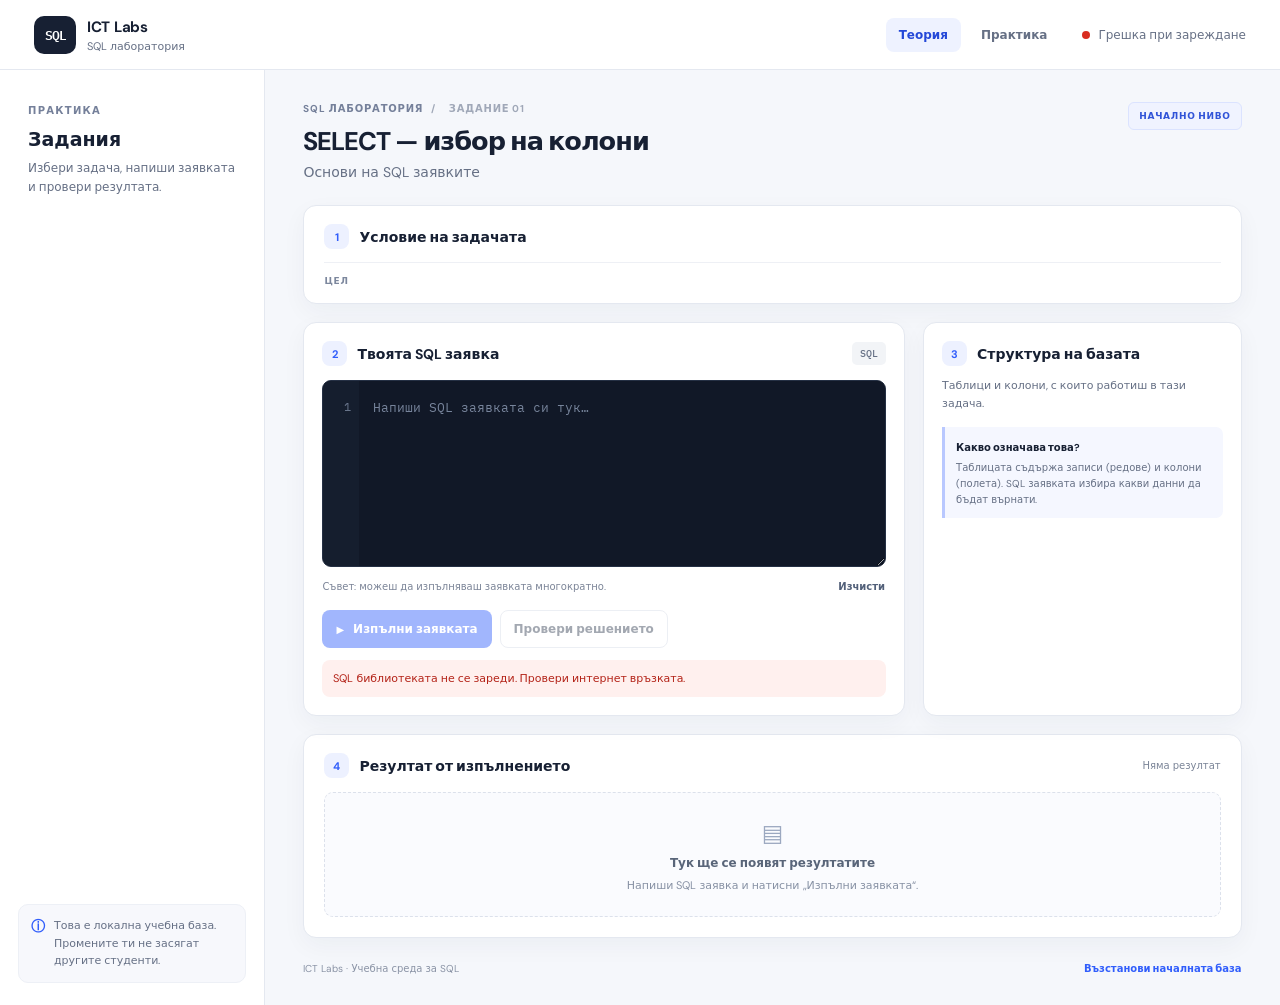
<file: index.html>
<!DOCTYPE html>
<html lang="bg">
<head>
  <meta charset="UTF-8">
  <meta name="viewport" content="width=device-width, initial-scale=1">
  <meta name="description" content="Учебна SQL лаборатория за начинаещи — изпълнявайте SQL заявки в браузъра.">
  <title>SQL лаборатория | ICT Labs</title>
  <link rel="stylesheet" href="./styles.css">
  <script src="https://sql.js.org/dist/sql-wasm.js"></script>
</head>
<body>
  <header class="topbar">
    <a class="brand" href="#" aria-label="ICT Labs SQL лаборатория">
      <span class="brand-mark">SQL</span>
      <span><strong>ICT Labs</strong><small>SQL лаборатория</small></span>
    </a>
    <nav class="topbar-nav" aria-label="Основна навигация">
      <a class="topbar-link active" href="./theory.html">Теория</a>
      <a class="topbar-link" href="./index.html">Практика</a>
    </nav>
    <div class="topbar-right">
      <span class="status-dot" id="engineStatus"></span>
      <span id="engineStatusText">Зареждане на SQL двигателя…</span>
    </div>
  </header>

  <main class="layout">
    <aside class="sidebar">
      <div class="sidebar-heading">
        <span class="eyebrow">ПРАКТИКА</span>
        <h2>Задания</h2>
        <p>Избери задача, напиши заявката и провери резултата.</p>
      </div>
      <div id="sectionTabs" class="section-tabs" aria-label="Три учебни упражнения"></div>
      <nav id="taskList" class="task-list" aria-label="Задания в избраното упражнение"></nav>
      <div class="sidebar-note">
        <span class="note-icon">ⓘ</span>
        <p>Това е локална учебна база. Промените ти не засягат другите студенти.</p>
      </div>
    </aside>

    <section class="workspace">
      <div class="page-heading">
        <div>
          <div class="breadcrumb">SQL ЛАБОРАТОРИЯ <span>/</span> <span id="taskNumber">ЗАДАНИЕ 01</span></div>
          <h1 id="taskTitle">SELECT — избор на колони</h1>
          <p id="taskSubtitle">Основи на SQL заявките</p>
        </div>
        <span class="level-pill" id="taskLevel">НАЧАЛНО НИВО</span>
      </div>

      <section class="panel task-panel">
        <div class="panel-title"><span class="step-number">1</span><h2>Условие на задачата</h2></div>
        <p id="taskDescription" class="task-description"></p>
        <div class="hint-row"><span>ЦЕЛ</span><span id="taskGoal"></span></div>
      </section>

      <div class="content-grid">
        <section class="panel editor-panel">
          <div class="panel-title editor-title">
            <div class="title-with-step"><span class="step-number">2</span><h2>Твоята SQL заявка</h2></div>
            <span class="editor-language">SQL</span>
          </div>
          <div class="editor-wrap">
            <div class="line-numbers" id="lineNumbers">1</div>
            <textarea id="sqlInput" spellcheck="false" autocapitalize="off" autocomplete="off"
              autocorrect="off" aria-label="SQL редактор"
              placeholder="Напиши SQL заявката си тук…"></textarea>
          </div>
          <div class="editor-footer">
            <span>Съвет: можеш да изпълняваш заявката многократно.</span>
            <button id="clearButton" class="button button-quiet" type="button">Изчисти</button>
          </div>
          <div class="button-row">
            <button id="runButton" class="button button-primary" type="button" disabled>
              <span>▶</span> Изпълни заявката
            </button>
            <button id="checkButton" class="button button-secondary" type="button" disabled>
              Провери решението
            </button>
          </div>
          <div id="feedback" class="feedback" role="status" aria-live="polite">
            Зареждаме базата данни…
          </div>
        </section>

        <aside class="panel schema-panel">
          <div class="panel-title"><span class="step-number">3</span><h2>Структура на базата</h2></div>
          <p class="muted">Таблици и колони, с които работиш в тази задача.</p>
          <div id="schemaContent"></div>
          <div class="schema-tip">
            <strong>Какво означава това?</strong>
            <p>Таблицата съдържа записи (редове) и колони (полета). SQL заявката избира какви данни да бъдат върнати.</p>
          </div>
        </aside>
      </div>

      <section class="panel results-panel">
        <div class="results-heading">
          <div class="panel-title"><span class="step-number">4</span><h2>Резултат от изпълнението</h2></div>
          <span id="resultMeta" class="result-meta">Няма резултат</span>
        </div>
        <div id="results" class="results-area">
          <div class="empty-state"><span class="empty-icon">▤</span><strong>Тук ще се появят резултатите</strong><span>Напиши SQL заявка и натисни „Изпълни заявката“.</span></div>
        </div>
      </section>

      <footer class="workspace-footer">
        <span>ICT Labs · Учебна среда за SQL</span>
        <button id="resetDbButton" class="text-button" type="button">Възстанови началната база</button>
      </footer>
    </section>
  </main>
  <script src="./app.js"></script>
</body>
</html>
</file>
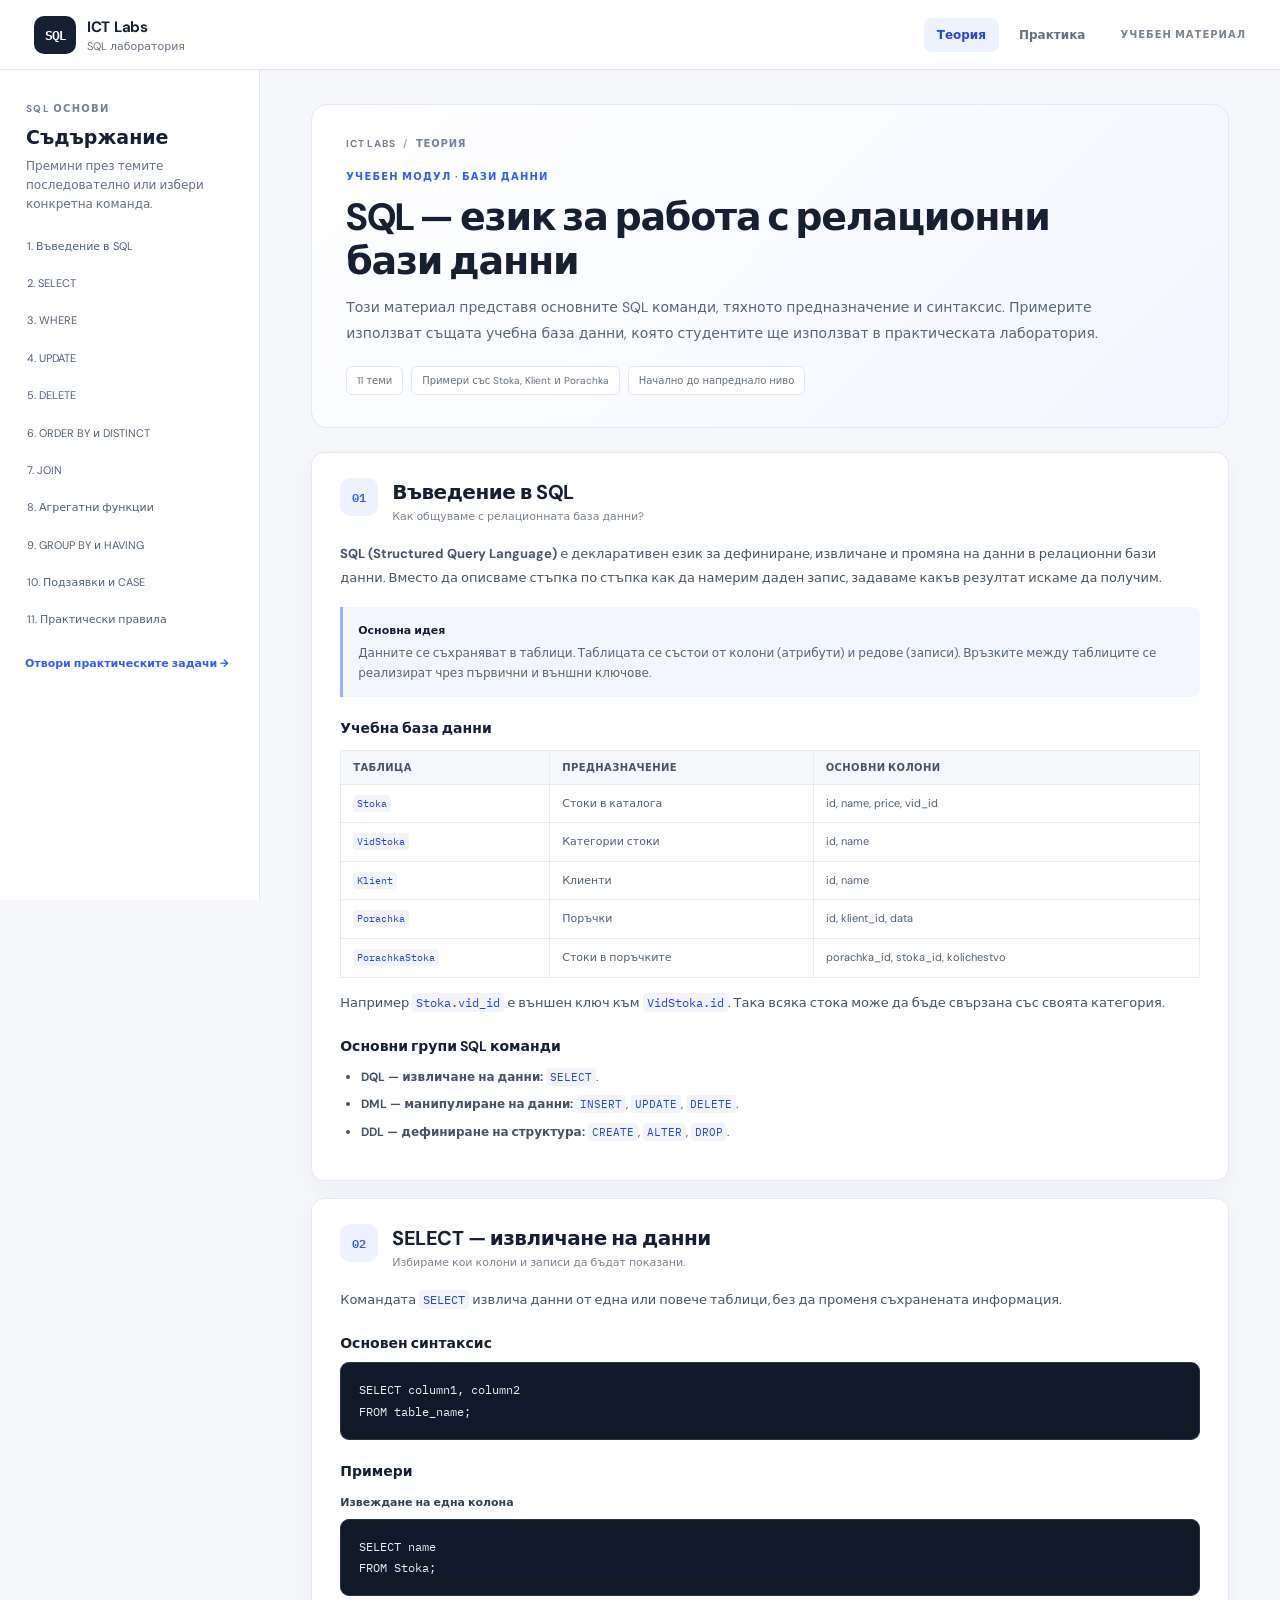
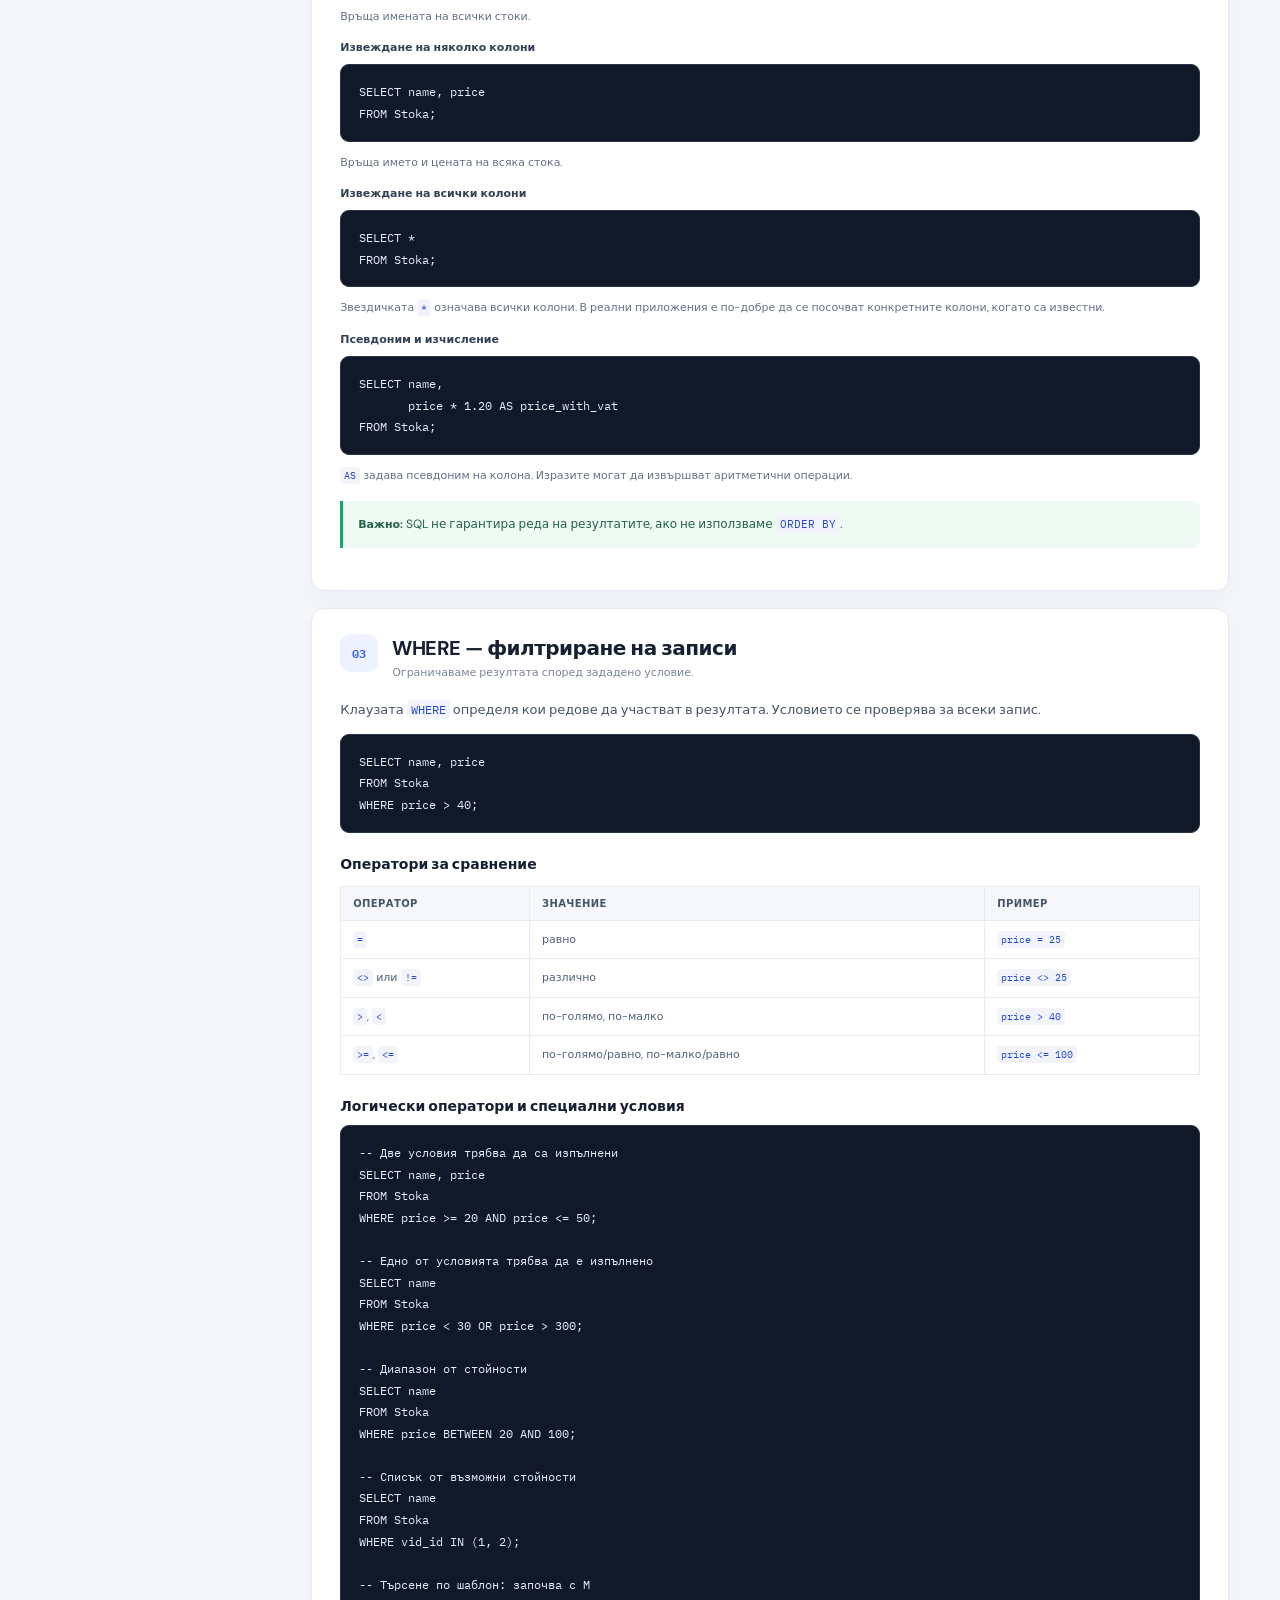
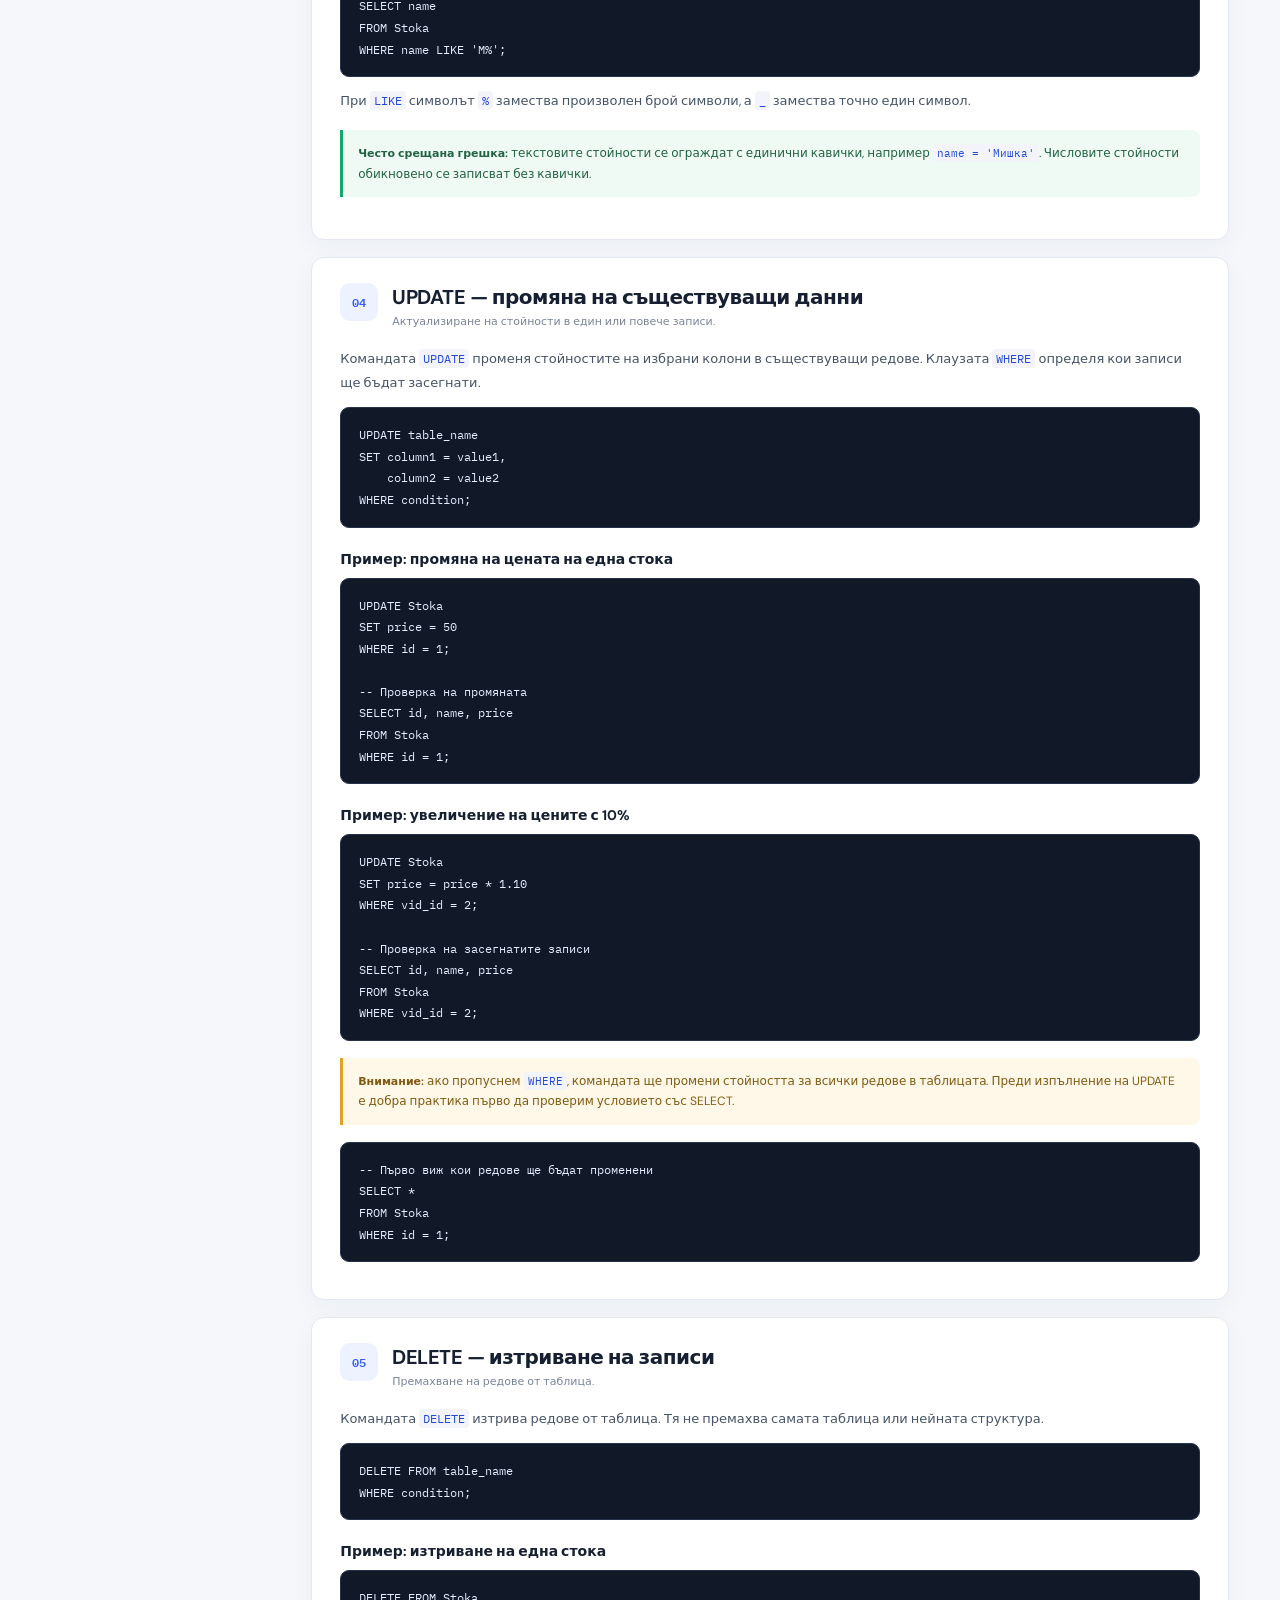
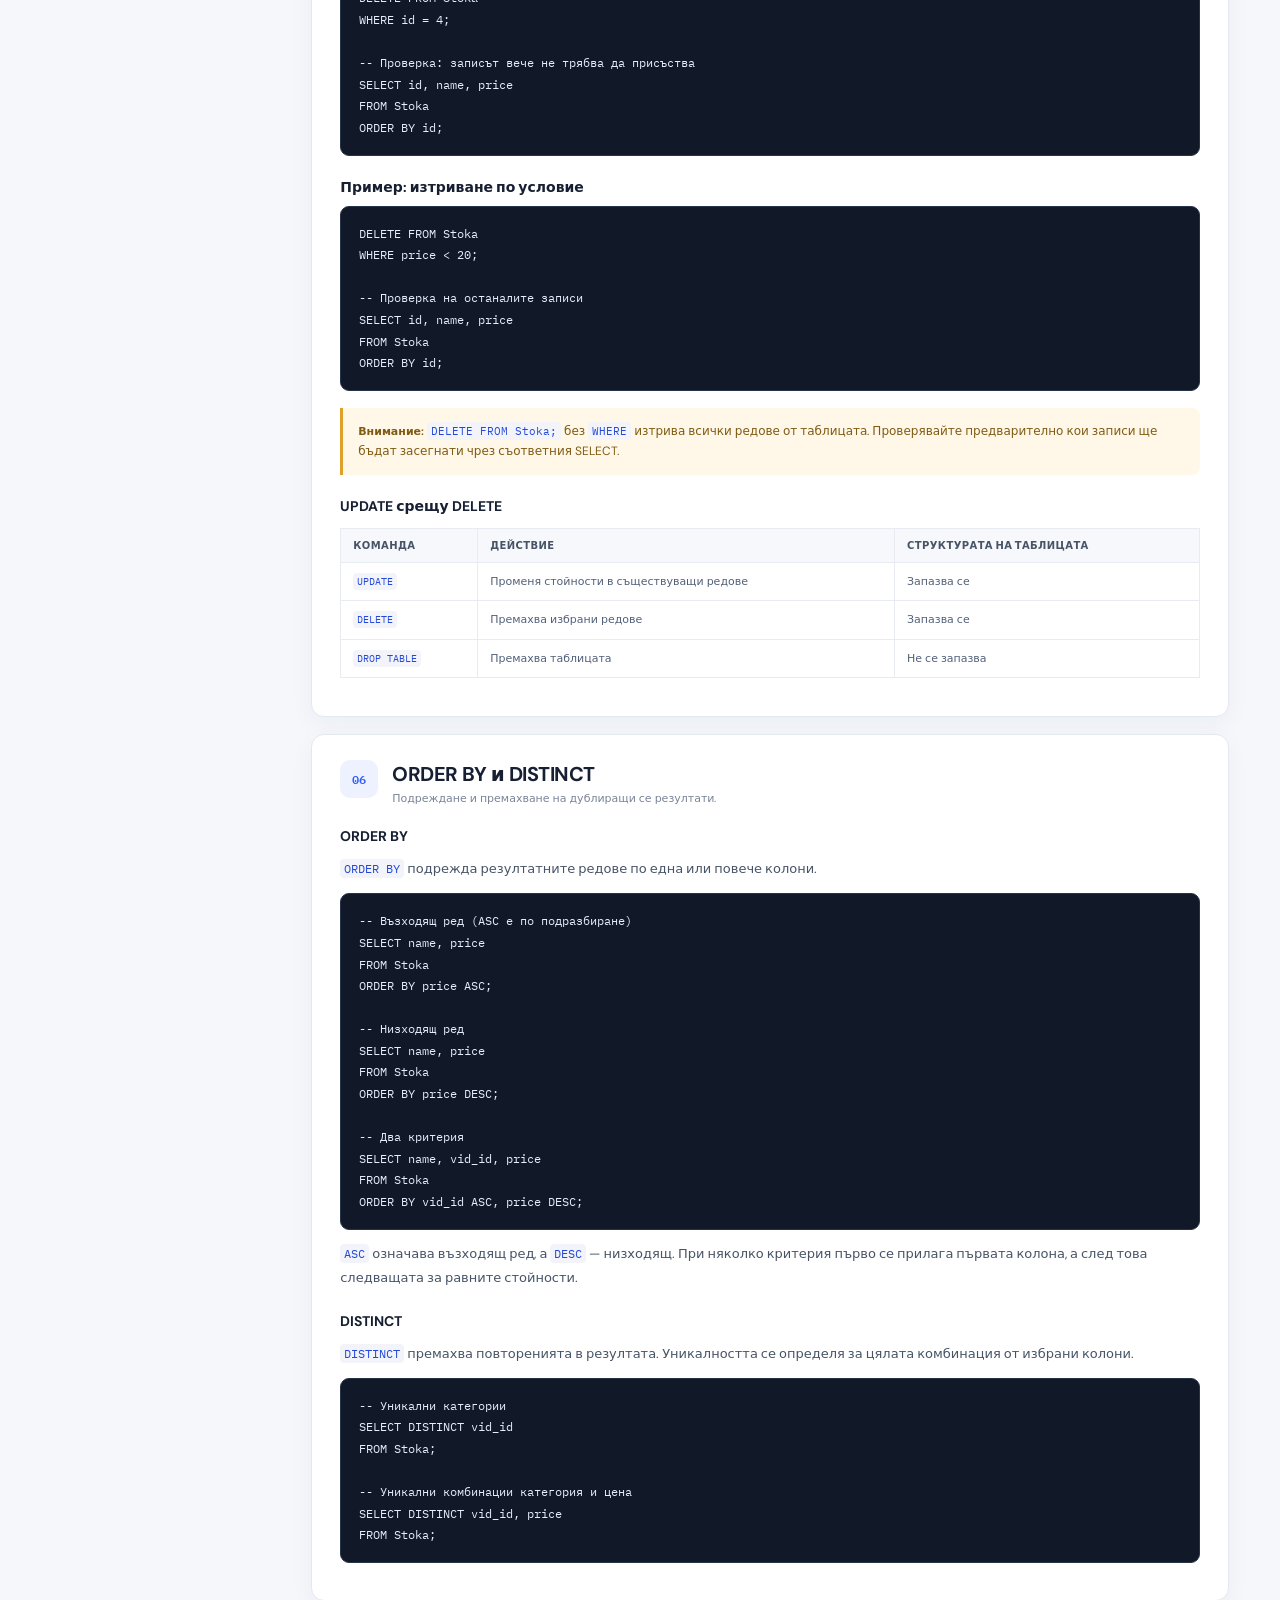
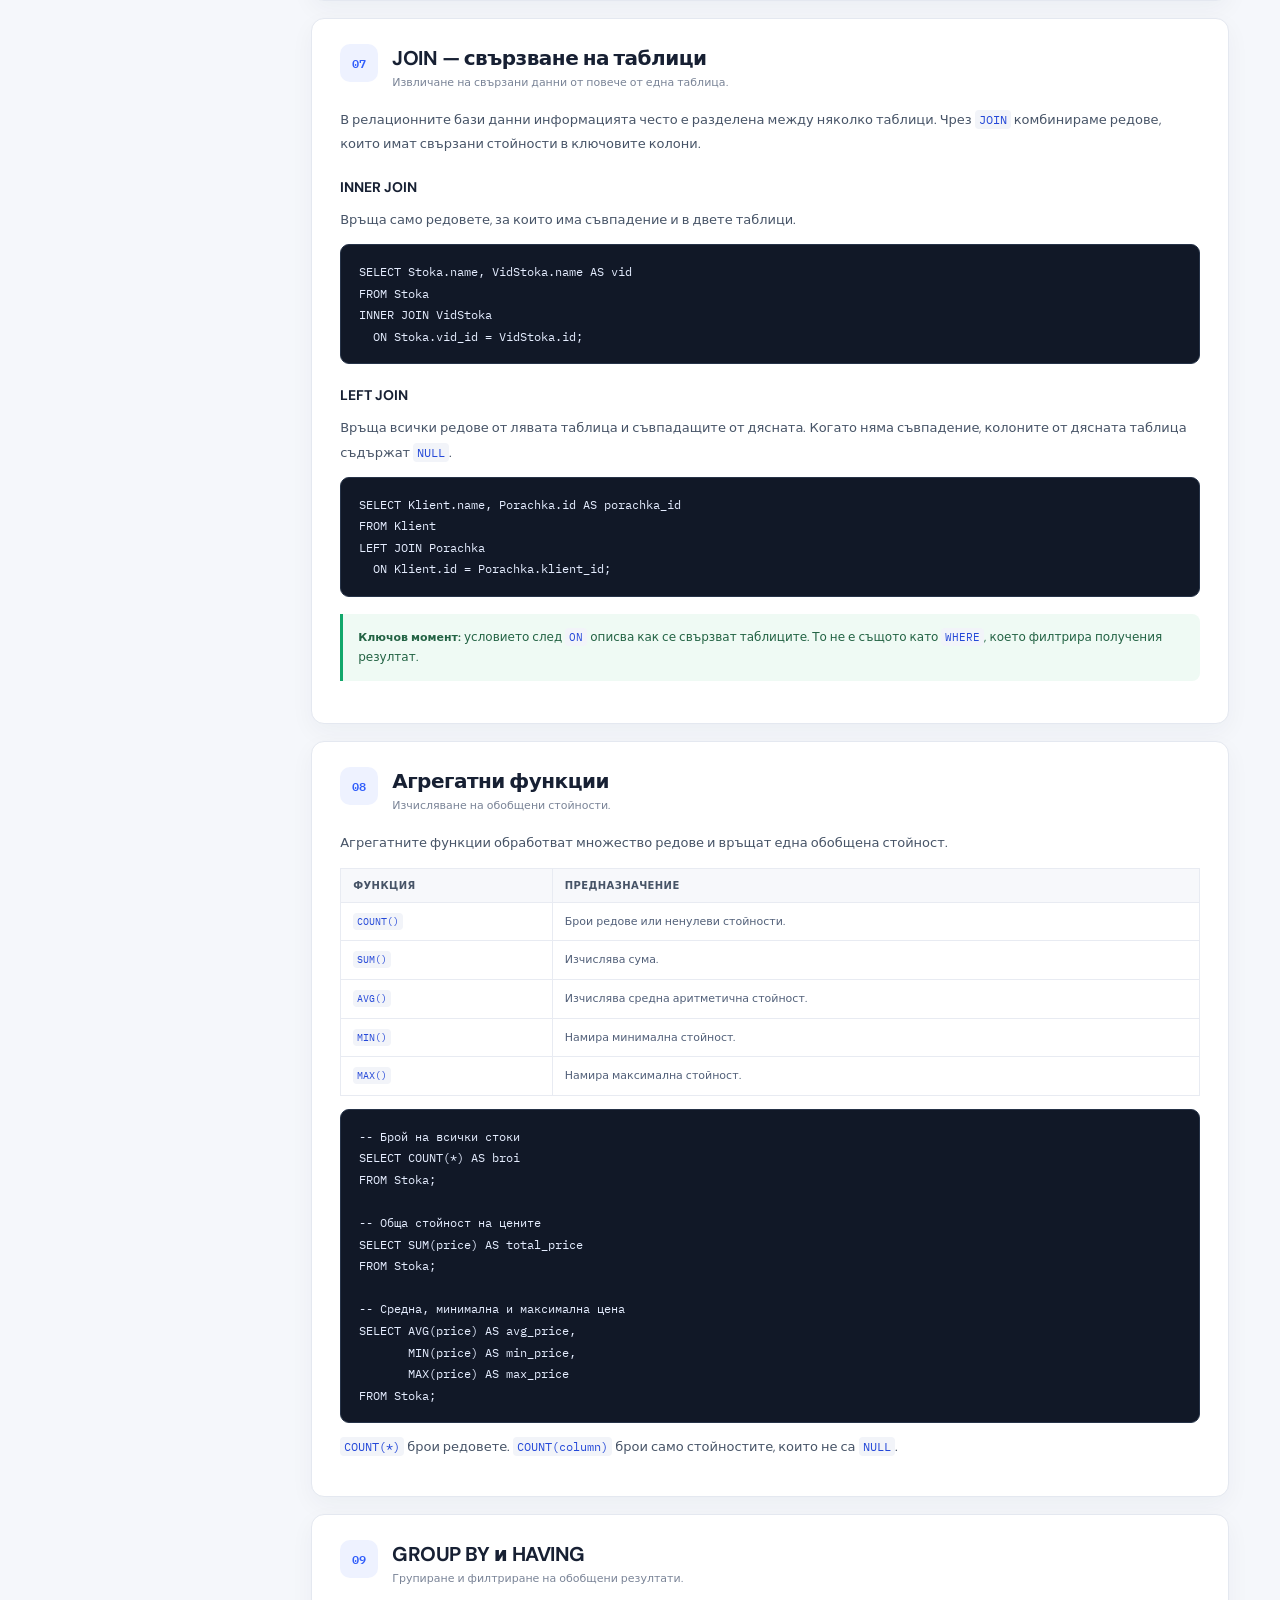
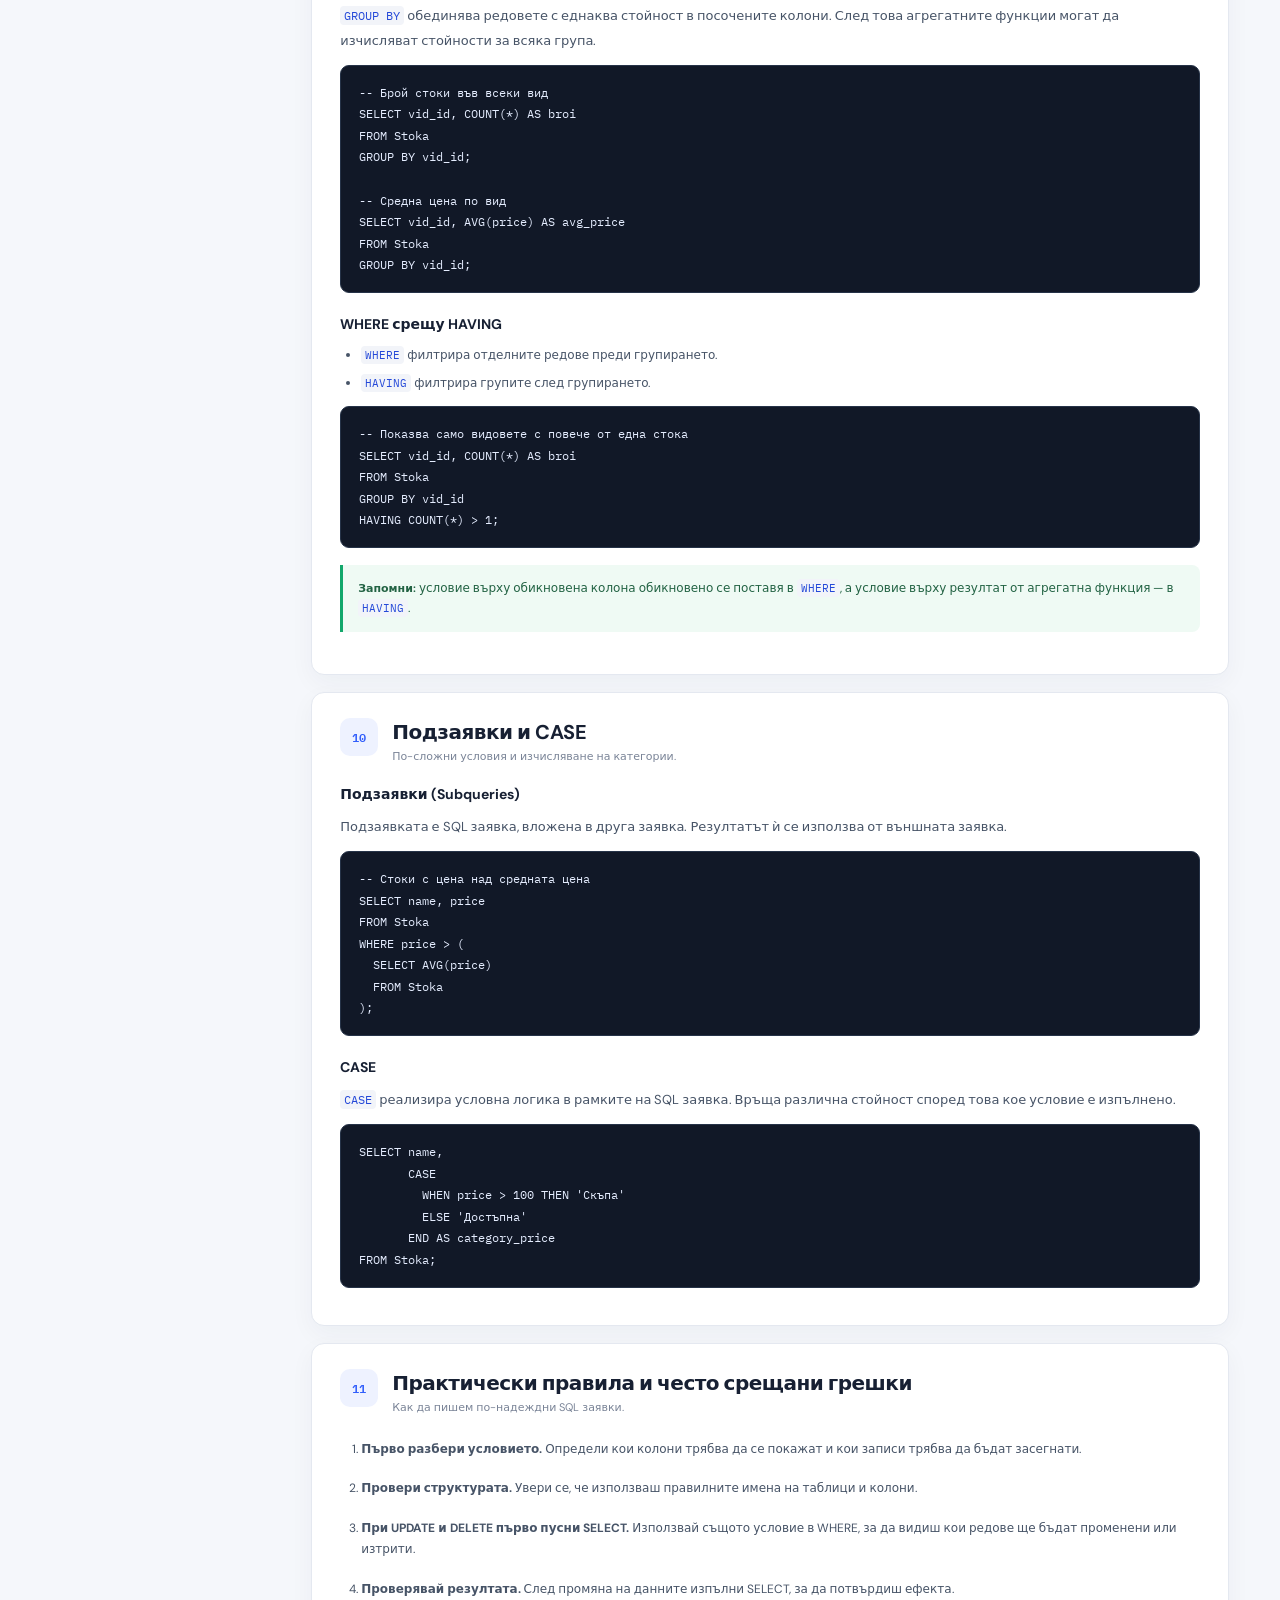
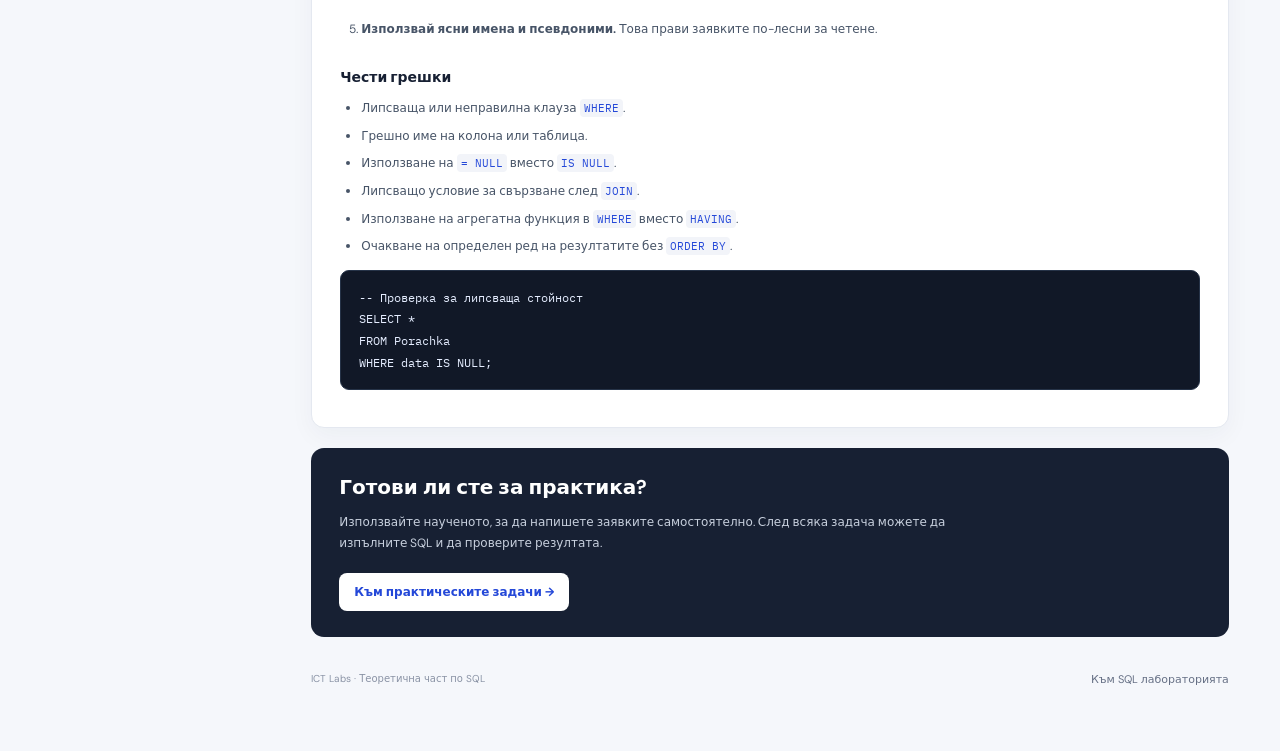
<file: theory.html>
<!DOCTYPE html>
<html lang="bg">
<head>
  <meta charset="UTF-8">
  <meta name="viewport" content="width=device-width, initial-scale=1">
  <meta name="description" content="Теоретичен материал по SQL за студенти — основни команди, синтаксис и примери.">
  <title>SQL теория | ICT Labs</title>
  <link rel="stylesheet" href="./styles.css">
</head>
<body>
  <header class="topbar">
    <a class="brand" href="./index.html" aria-label="ICT Labs SQL лаборатория">
      <span class="brand-mark">SQL</span>
      <span><strong>ICT Labs</strong><small>SQL лаборатория</small></span>
    </a>
    <nav class="topbar-nav" aria-label="Основна навигация">
      <a class="topbar-link active" href="./theory.html">Теория</a>
      <a class="topbar-link" href="./index.html">Практика</a>
    </nav>
    <div class="topbar-right"><span class="theory-label">УЧЕБЕН МАТЕРИАЛ</span></div>
  </header>

  <main class="theory-layout">
    <aside class="theory-sidebar">
      <div class="sidebar-heading">
        <span class="eyebrow">SQL ОСНОВИ</span>
        <h2>Съдържание</h2>
        <p>Премини през темите последователно или избери конкретна команда.</p>
      </div>
      <nav class="theory-nav">
        <a href="#intro">1. Въведение в SQL</a>
        <a href="#select">2. SELECT</a>
        <a href="#where">3. WHERE</a>
        <a href="#update">4. UPDATE</a>
        <a href="#delete">5. DELETE</a>
        <a href="#order">6. ORDER BY и DISTINCT</a>
        <a href="#join">7. JOIN</a>
        <a href="#aggregate">8. Агрегатни функции</a>
        <a href="#group">9. GROUP BY и HAVING</a>
        <a href="#advanced">10. Подзаявки и CASE</a>
        <a href="#workflow">11. Практически правила</a>
      </nav>
      <a class="theory-practice-link" href="./index.html">Отвори практическите задачи →</a>
    </aside>

    <article class="theory-content">
      <div class="theory-hero">
        <div class="breadcrumb">ICT LABS <span>/</span> ТЕОРИЯ</div>
        <span class="theory-kicker">УЧЕБЕН МОДУЛ · БАЗИ ДАННИ</span>
        <h1>SQL — език за работа с релационни бази данни</h1>
        <p>Този материал представя основните SQL команди, тяхното предназначение и синтаксис. Примерите използват същата учебна база данни, която студентите ще използват в практическата лаборатория.</p>
        <div class="theory-meta"><span>11 теми</span><span>Примери със Stoka, Klient и Porachka</span><span>Начално до напреднало ниво</span></div>
      </div>

      <section class="theory-section" id="intro">
        <div class="theory-section-heading"><span>01</span><div><h2>Въведение в SQL</h2><p>Как общуваме с релационната база данни?</p></div></div>
        <p><strong>SQL (Structured Query Language)</strong> е декларативен език за дефиниране, извличане и промяна на данни в релационни бази данни. Вместо да описваме стъпка по стъпка как да намерим даден запис, задаваме какъв резултат искаме да получим.</p>
        <div class="theory-callout"><strong>Основна идея</strong><p>Данните се съхраняват в таблици. Таблицата се състои от колони (атрибути) и редове (записи). Връзките между таблиците се реализират чрез първични и външни ключове.</p></div>
        <h3>Учебна база данни</h3>
        <div class="theory-table-wrap"><table class="theory-table"><thead><tr><th>Таблица</th><th>Предназначение</th><th>Основни колони</th></tr></thead><tbody>
          <tr><td><code>Stoka</code></td><td>Стоки в каталога</td><td>id, name, price, vid_id</td></tr>
          <tr><td><code>VidStoka</code></td><td>Категории стоки</td><td>id, name</td></tr>
          <tr><td><code>Klient</code></td><td>Клиенти</td><td>id, name</td></tr>
          <tr><td><code>Porachka</code></td><td>Поръчки</td><td>id, klient_id, data</td></tr>
          <tr><td><code>PorachkaStoka</code></td><td>Стоки в поръчките</td><td>porachka_id, stoka_id, kolichestvo</td></tr>
        </tbody></table></div>
        <p>Например <code>Stoka.vid_id</code> е външен ключ към <code>VidStoka.id</code>. Така всяка стока може да бъде свързана със своята категория.</p>
        <h3>Основни групи SQL команди</h3>
        <ul class="theory-list">
          <li><strong>DQL — извличане на данни:</strong> <code>SELECT</code>.</li>
          <li><strong>DML — манипулиране на данни:</strong> <code>INSERT</code>, <code>UPDATE</code>, <code>DELETE</code>.</li>
          <li><strong>DDL — дефиниране на структура:</strong> <code>CREATE</code>, <code>ALTER</code>, <code>DROP</code>.</li>
        </ul>
      </section>

      <section class="theory-section" id="select">
        <div class="theory-section-heading"><span>02</span><div><h2>SELECT — извличане на данни</h2><p>Избираме кои колони и записи да бъдат показани.</p></div></div>
        <p>Командата <code>SELECT</code> извлича данни от една или повече таблици, без да променя съхранената информация.</p>
        <h3>Основен синтаксис</h3>
        <pre class="sql-example"><code>SELECT column1, column2
FROM table_name;</code></pre>
        <h3>Примери</h3>
        <div class="example-block"><div class="example-caption">Извеждане на една колона</div><pre class="sql-example"><code>SELECT name
FROM Stoka;</code></pre><p>Връща имената на всички стоки.</p></div>
        <div class="example-block"><div class="example-caption">Извеждане на няколко колони</div><pre class="sql-example"><code>SELECT name, price
FROM Stoka;</code></pre><p>Връща името и цената на всяка стока.</p></div>
        <div class="example-block"><div class="example-caption">Извеждане на всички колони</div><pre class="sql-example"><code>SELECT *
FROM Stoka;</code></pre><p>Звездичката <code>*</code> означава всички колони. В реални приложения е по-добре да се посочват конкретните колони, когато са известни.</p></div>
        <div class="example-block"><div class="example-caption">Псевдоним и изчисление</div><pre class="sql-example"><code>SELECT name,
       price * 1.20 AS price_with_vat
FROM Stoka;</code></pre><p><code>AS</code> задава псевдоним на колона. Изразите могат да извършват аритметични операции.</p></div>
        <div class="theory-tip"><strong>Важно:</strong> SQL не гарантира реда на резултатите, ако не използваме <code>ORDER BY</code>.</div>
      </section>

      <section class="theory-section" id="where">
        <div class="theory-section-heading"><span>03</span><div><h2>WHERE — филтриране на записи</h2><p>Ограничаваме резултата според зададено условие.</p></div></div>
        <p>Клаузата <code>WHERE</code> определя кои редове да участват в резултата. Условието се проверява за всеки запис.</p>
        <pre class="sql-example"><code>SELECT name, price
FROM Stoka
WHERE price > 40;</code></pre>
        <h3>Оператори за сравнение</h3>
        <div class="theory-table-wrap"><table class="theory-table"><thead><tr><th>Оператор</th><th>Значение</th><th>Пример</th></tr></thead><tbody>
          <tr><td><code>=</code></td><td>равно</td><td><code>price = 25</code></td></tr>
          <tr><td><code>&lt;&gt;</code> или <code>!=</code></td><td>различно</td><td><code>price &lt;&gt; 25</code></td></tr>
          <tr><td><code>&gt;</code>, <code>&lt;</code></td><td>по-голямо, по-малко</td><td><code>price &gt; 40</code></td></tr>
          <tr><td><code>&gt;=</code>, <code>&lt;=</code></td><td>по-голямо/равно, по-малко/равно</td><td><code>price &lt;= 100</code></td></tr>
        </tbody></table></div>
        <h3>Логически оператори и специални условия</h3>
        <pre class="sql-example"><code>-- Две условия трябва да са изпълнени
SELECT name, price
FROM Stoka
WHERE price >= 20 AND price <= 50;

-- Едно от условията трябва да е изпълнено
SELECT name
FROM Stoka
WHERE price < 30 OR price > 300;

-- Диапазон от стойности
SELECT name
FROM Stoka
WHERE price BETWEEN 20 AND 100;

-- Списък от възможни стойности
SELECT name
FROM Stoka
WHERE vid_id IN (1, 2);

-- Търсене по шаблон: започва с М
SELECT name
FROM Stoka
WHERE name LIKE 'М%';</code></pre>
        <p>При <code>LIKE</code> символът <code>%</code> замества произволен брой символи, а <code>_</code> замества точно един символ.</p>
        <div class="theory-tip"><strong>Често срещана грешка:</strong> текстовите стойности се ограждат с единични кавички, например <code>name = 'Мишка'</code>. Числовите стойности обикновено се записват без кавички.</div>
      </section>

      <section class="theory-section" id="update">
        <div class="theory-section-heading"><span>04</span><div><h2>UPDATE — промяна на съществуващи данни</h2><p>Актуализиране на стойности в един или повече записи.</p></div></div>
        <p>Командата <code>UPDATE</code> променя стойностите на избрани колони в съществуващи редове. Клаузата <code>WHERE</code> определя кои записи ще бъдат засегнати.</p>
        <pre class="sql-example"><code>UPDATE table_name
SET column1 = value1,
    column2 = value2
WHERE condition;</code></pre>
        <h3>Пример: промяна на цената на една стока</h3>
        <pre class="sql-example"><code>UPDATE Stoka
SET price = 50
WHERE id = 1;

-- Проверка на промяната
SELECT id, name, price
FROM Stoka
WHERE id = 1;</code></pre>
        <h3>Пример: увеличение на цените с 10%</h3>
        <pre class="sql-example"><code>UPDATE Stoka
SET price = price * 1.10
WHERE vid_id = 2;

-- Проверка на засегнатите записи
SELECT id, name, price
FROM Stoka
WHERE vid_id = 2;</code></pre>
        <div class="theory-warning"><strong>Внимание:</strong> ако пропуснем <code>WHERE</code>, командата ще промени стойността за всички редове в таблицата. Преди изпълнение на UPDATE е добра практика първо да проверим условието със SELECT.</div>
        <pre class="sql-example"><code>-- Първо виж кои редове ще бъдат променени
SELECT *
FROM Stoka
WHERE id = 1;</code></pre>
      </section>

      <section class="theory-section" id="delete">
        <div class="theory-section-heading"><span>05</span><div><h2>DELETE — изтриване на записи</h2><p>Премахване на редове от таблица.</p></div></div>
        <p>Командата <code>DELETE</code> изтрива редове от таблица. Тя не премахва самата таблица или нейната структура.</p>
        <pre class="sql-example"><code>DELETE FROM table_name
WHERE condition;</code></pre>
        <h3>Пример: изтриване на една стока</h3>
        <pre class="sql-example"><code>DELETE FROM Stoka
WHERE id = 4;

-- Проверка: записът вече не трябва да присъства
SELECT id, name, price
FROM Stoka
ORDER BY id;</code></pre>
        <h3>Пример: изтриване по условие</h3>
        <pre class="sql-example"><code>DELETE FROM Stoka
WHERE price < 20;

-- Проверка на останалите записи
SELECT id, name, price
FROM Stoka
ORDER BY id;</code></pre>
        <div class="theory-warning"><strong>Внимание:</strong> <code>DELETE FROM Stoka;</code> без <code>WHERE</code> изтрива всички редове от таблицата. Проверявайте предварително кои записи ще бъдат засегнати чрез съответния SELECT.</div>
        <h3>UPDATE срещу DELETE</h3>
        <div class="theory-table-wrap"><table class="theory-table"><thead><tr><th>Команда</th><th>Действие</th><th>Структурата на таблицата</th></tr></thead><tbody>
          <tr><td><code>UPDATE</code></td><td>Променя стойности в съществуващи редове</td><td>Запазва се</td></tr>
          <tr><td><code>DELETE</code></td><td>Премахва избрани редове</td><td>Запазва се</td></tr>
          <tr><td><code>DROP TABLE</code></td><td>Премахва таблицата</td><td>Не се запазва</td></tr>
        </tbody></table></div>
      </section>

      <section class="theory-section" id="order">
        <div class="theory-section-heading"><span>06</span><div><h2>ORDER BY и DISTINCT</h2><p>Подреждане и премахване на дублиращи се резултати.</p></div></div>
        <h3>ORDER BY</h3>
        <p><code>ORDER BY</code> подрежда резултатните редове по една или повече колони.</p>
        <pre class="sql-example"><code>-- Възходящ ред (ASC е по подразбиране)
SELECT name, price
FROM Stoka
ORDER BY price ASC;

-- Низходящ ред
SELECT name, price
FROM Stoka
ORDER BY price DESC;

-- Два критерия
SELECT name, vid_id, price
FROM Stoka
ORDER BY vid_id ASC, price DESC;</code></pre>
        <p><code>ASC</code> означава възходящ ред, а <code>DESC</code> — низходящ. При няколко критерия първо се прилага първата колона, а след това следващата за равните стойности.</p>
        <h3>DISTINCT</h3>
        <p><code>DISTINCT</code> премахва повторенията в резултата. Уникалността се определя за цялата комбинация от избрани колони.</p>
        <pre class="sql-example"><code>-- Уникални категории
SELECT DISTINCT vid_id
FROM Stoka;

-- Уникални комбинации категория и цена
SELECT DISTINCT vid_id, price
FROM Stoka;</code></pre>
      </section>

      <section class="theory-section" id="join">
        <div class="theory-section-heading"><span>07</span><div><h2>JOIN — свързване на таблици</h2><p>Извличане на свързани данни от повече от една таблица.</p></div></div>
        <p>В релационните бази данни информацията често е разделена между няколко таблици. Чрез <code>JOIN</code> комбинираме редове, които имат свързани стойности в ключовите колони.</p>
        <h3>INNER JOIN</h3>
        <p>Връща само редовете, за които има съвпадение и в двете таблици.</p>
        <pre class="sql-example"><code>SELECT Stoka.name, VidStoka.name AS vid
FROM Stoka
INNER JOIN VidStoka
  ON Stoka.vid_id = VidStoka.id;</code></pre>
        <h3>LEFT JOIN</h3>
        <p>Връща всички редове от лявата таблица и съвпадащите от дясната. Когато няма съвпадение, колоните от дясната таблица съдържат <code>NULL</code>.</p>
        <pre class="sql-example"><code>SELECT Klient.name, Porachka.id AS porachka_id
FROM Klient
LEFT JOIN Porachka
  ON Klient.id = Porachka.klient_id;</code></pre>
        <div class="theory-tip"><strong>Ключов момент:</strong> условието след <code>ON</code> описва как се свързват таблиците. То не е същото като <code>WHERE</code>, което филтрира получения резултат.</div>
      </section>

      <section class="theory-section" id="aggregate">
        <div class="theory-section-heading"><span>08</span><div><h2>Агрегатни функции</h2><p>Изчисляване на обобщени стойности.</p></div></div>
        <p>Агрегатните функции обработват множество редове и връщат една обобщена стойност.</p>
        <div class="theory-table-wrap"><table class="theory-table"><thead><tr><th>Функция</th><th>Предназначение</th></tr></thead><tbody>
          <tr><td><code>COUNT()</code></td><td>Брои редове или ненулеви стойности.</td></tr>
          <tr><td><code>SUM()</code></td><td>Изчислява сума.</td></tr>
          <tr><td><code>AVG()</code></td><td>Изчислява средна аритметична стойност.</td></tr>
          <tr><td><code>MIN()</code></td><td>Намира минимална стойност.</td></tr>
          <tr><td><code>MAX()</code></td><td>Намира максимална стойност.</td></tr>
        </tbody></table></div>
        <pre class="sql-example"><code>-- Брой на всички стоки
SELECT COUNT(*) AS broi
FROM Stoka;

-- Обща стойност на цените
SELECT SUM(price) AS total_price
FROM Stoka;

-- Средна, минимална и максимална цена
SELECT AVG(price) AS avg_price,
       MIN(price) AS min_price,
       MAX(price) AS max_price
FROM Stoka;</code></pre>
        <p><code>COUNT(*)</code> брои редовете. <code>COUNT(column)</code> брои само стойностите, които не са <code>NULL</code>.</p>
      </section>

      <section class="theory-section" id="group">
        <div class="theory-section-heading"><span>09</span><div><h2>GROUP BY и HAVING</h2><p>Групиране и филтриране на обобщени резултати.</p></div></div>
        <p><code>GROUP BY</code> обединява редовете с еднаква стойност в посочените колони. След това агрегатните функции могат да изчисляват стойности за всяка група.</p>
        <pre class="sql-example"><code>-- Брой стоки във всеки вид
SELECT vid_id, COUNT(*) AS broi
FROM Stoka
GROUP BY vid_id;

-- Средна цена по вид
SELECT vid_id, AVG(price) AS avg_price
FROM Stoka
GROUP BY vid_id;</code></pre>
        <h3>WHERE срещу HAVING</h3>
        <ul class="theory-list">
          <li><code>WHERE</code> филтрира отделните редове преди групирането.</li>
          <li><code>HAVING</code> филтрира групите след групирането.</li>
        </ul>
        <pre class="sql-example"><code>-- Показва само видовете с повече от една стока
SELECT vid_id, COUNT(*) AS broi
FROM Stoka
GROUP BY vid_id
HAVING COUNT(*) > 1;</code></pre>
        <div class="theory-tip"><strong>Запомни:</strong> условие върху обикновена колона обикновено се поставя в <code>WHERE</code>, а условие върху резултат от агрегатна функция — в <code>HAVING</code>.</div>
      </section>

      <section class="theory-section" id="advanced">
        <div class="theory-section-heading"><span>10</span><div><h2>Подзаявки и CASE</h2><p>По-сложни условия и изчисляване на категории.</p></div></div>
        <h3>Подзаявки (Subqueries)</h3>
        <p>Подзаявката е SQL заявка, вложена в друга заявка. Резултатът ѝ се използва от външната заявка.</p>
        <pre class="sql-example"><code>-- Стоки с цена над средната цена
SELECT name, price
FROM Stoka
WHERE price > (
  SELECT AVG(price)
  FROM Stoka
);</code></pre>
        <h3>CASE</h3>
        <p><code>CASE</code> реализира условна логика в рамките на SQL заявка. Връща различна стойност според това кое условие е изпълнено.</p>
        <pre class="sql-example"><code>SELECT name,
       CASE
         WHEN price > 100 THEN 'Скъпа'
         ELSE 'Достъпна'
       END AS category_price
FROM Stoka;</code></pre>
      </section>

      <section class="theory-section" id="workflow">
        <div class="theory-section-heading"><span>11</span><div><h2>Практически правила и често срещани грешки</h2><p>Как да пишем по-надеждни SQL заявки.</p></div></div>
        <ol class="theory-steps">
          <li><strong>Първо разбери условието.</strong> Определи кои колони трябва да се покажат и кои записи трябва да бъдат засегнати.</li>
          <li><strong>Провери структурата.</strong> Увери се, че използваш правилните имена на таблици и колони.</li>
          <li><strong>При UPDATE и DELETE първо пусни SELECT.</strong> Използвай същото условие в WHERE, за да видиш кои редове ще бъдат променени или изтрити.</li>
          <li><strong>Проверявай резултата.</strong> След промяна на данните изпълни SELECT, за да потвърдиш ефекта.</li>
          <li><strong>Използвай ясни имена и псевдоними.</strong> Това прави заявките по-лесни за четене.</li>
        </ol>
        <h3>Чести грешки</h3>
        <ul class="theory-list">
          <li>Липсваща или неправилна клауза <code>WHERE</code>.</li>
          <li>Грешно име на колона или таблица.</li>
          <li>Използване на <code>= NULL</code> вместо <code>IS NULL</code>.</li>
          <li>Липсващо условие за свързване след <code>JOIN</code>.</li>
          <li>Използване на агрегатна функция в <code>WHERE</code> вместо <code>HAVING</code>.</li>
          <li>Очакване на определен ред на резултатите без <code>ORDER BY</code>.</li>
        </ul>
        <pre class="sql-example"><code>-- Проверка за липсваща стойност
SELECT *
FROM Porachka
WHERE data IS NULL;</code></pre>
      </section>

      <div class="theory-end">
        <h2>Готови ли сте за практика?</h2>
        <p>Използвайте наученото, за да напишете заявките самостоятелно. След всяка задача можете да изпълните SQL и да проверите резултата.</p>
        <a class="theory-cta" href="./index.html">Към практическите задачи →</a>
      </div>
      <footer class="workspace-footer"><span>ICT Labs · Теоретична част по SQL</span><a href="./index.html">Към SQL лабораторията</a></footer>
    </article>
  </main>
</body>
</html>
</file>
<file: styles.css>
@import url('https://fonts.googleapis.com/css2?family=DM+Sans:wght@400;500;600;700&family=IBM+Plex+Mono:wght@400;500;600&display=swap');

:root {
  --bg: #f5f7fb;
  --surface: #ffffff;
  --text: #172033;
  --muted: #667085;
  --line: #e4e8f0;
  --blue: #315efb;
  --blue-dark: #2448d8;
  --blue-soft: #eef2ff;
  --green: #087443;
  --green-bg: #e9f8ef;
  --red: #b42318;
  --red-bg: #fff0ee;
  --shadow: 0 8px 24px rgba(18, 35, 71, .045);
}
* { box-sizing: border-box; }
body { margin: 0; background: var(--bg); color: var(--text); font-family: 'DM Sans', system-ui, sans-serif; font-size: 14px; }
button, textarea { font: inherit; }
button { cursor: pointer; }
.topbar { height: 70px; padding: 0 34px; background: #fff; border-bottom: 1px solid var(--line); display: flex; align-items: center; justify-content: space-between; }
.brand { display: flex; align-items: center; gap: 11px; color: inherit; text-decoration: none; }
.brand-mark { width: 42px; height: 38px; border-radius: 10px; background: #172033; color: #fff; display: grid; place-items: center; font: 600 13px 'IBM Plex Mono', monospace; letter-spacing: -1px; }
.brand strong { display: block; font-size: 15px; letter-spacing: -.3px; }
.brand small { display: block; color: var(--muted); margin-top: 2px; font-size: 11px; }
.topbar-right { color: var(--muted); font-size: 12px; display: flex; gap: 8px; align-items: center; }
.status-dot { width: 8px; height: 8px; border-radius: 50%; background: #e5a000; }
.status-dot.ready { background: #12a76b; }
.status-dot.error { background: #d92d20; }
.layout { max-width: 1600px; margin: 0 auto; display: grid; grid-template-columns: 265px minmax(0, 1fr); min-height: calc(100vh - 70px); }
.sidebar { background: #fff; border-right: 1px solid var(--line); padding: 30px 18px 22px; display: flex; flex-direction: column; }
.sidebar-heading { padding: 0 10px 20px; }
.eyebrow, .breadcrumb { color: #75809a; font-size: 10px; font-weight: 700; letter-spacing: 1.3px; }
.sidebar-heading h2 { margin: 9px 0 7px; font-size: 19px; }
.sidebar-heading p { color: var(--muted); line-height: 1.6; font-size: 12px; margin: 0; }

.section-tabs { display: grid; gap: 7px; margin-bottom: 14px; }
.section-tab { width: 100%; text-align: left; border: 1px solid #e6eaf2; background: #fff; border-radius: 9px; padding: 10px 11px; display: flex; flex-direction: column; gap: 3px; color: #475467; }
.section-tab strong { font-size: 11px; }
.section-tab small { color: #8992a4; font-size: 10px; }
.section-tab:hover { border-color: #bdcaff; background: #fafbff; }
.section-tab.active { border-color: #cbd6ff; background: #eef2ff; color: #2448d8; box-shadow: inset 3px 0 0 #315efb; }
.section-tab.active small { color: #596fbd; }

.task-list { display: grid; gap: 6px; }
.task-button { border: 1px solid transparent; background: transparent; text-align: left; padding: 11px 10px; border-radius: 10px; display: flex; gap: 11px; align-items: center; color: #475467; width: 100%; }
.task-button:hover { background: #f7f8fc; }
.task-button.active { background: var(--blue-soft); border-color: #dce4ff; color: #2448d8; }
.task-num { flex: 0 0 30px; width: 30px; height: 30px; display: grid; place-items: center; border-radius: 8px; background: #f1f3f8; color: #667085; font: 500 11px 'IBM Plex Mono', monospace; }
.task-button.active .task-num { background: #315efb; color: #fff; }
.task-label { font-size: 12px; font-weight: 600; }
.task-check { margin-left: auto; color: #15945c; font-size: 15px; }
.sidebar-note { margin-top: auto; background: #f7f8fc; border: 1px solid #edf0f6; padding: 12px; border-radius: 10px; display: flex; gap: 9px; color: var(--muted); }
.sidebar-note p { margin: 0; font-size: 11px; line-height: 1.6; }
.note-icon { color: #315efb; font-weight: 700; }
.workspace { min-width: 0; padding: 32px clamp(18px, 3vw, 44px) 24px; }
.page-heading { display: flex; justify-content: space-between; align-items: flex-start; gap: 18px; margin-bottom: 24px; }
.breadcrumb { letter-spacing: .8px; }
.breadcrumb span { margin: 0 5px; color: #a0a8b8; }
.page-heading h1 { margin: 10px 0 5px; font-size: clamp(23px, 2vw, 30px); letter-spacing: -1px; }
.page-heading p { color: var(--muted); margin: 0; }
.level-pill { white-space: nowrap; border: 1px solid #dbe3ff; background: #f0f3ff; color: #3154d8; padding: 7px 10px; border-radius: 6px; font-size: 9px; font-weight: 700; letter-spacing: .7px; }
.panel { background: var(--surface); border: 1px solid var(--line); border-radius: 13px; box-shadow: var(--shadow); }
.task-panel { padding: 18px 20px 16px; margin-bottom: 18px; }
.panel-title { display: flex; align-items: center; gap: 10px; }
.panel-title h2 { font-size: 14px; margin: 0; font-weight: 700; }
.step-number { width: 25px; height: 25px; border-radius: 8px; display: grid; place-items: center; color: #315efb; background: #edf1ff; font-size: 11px; font-weight: 700; flex-shrink: 0; }
.task-description { font-size: 13px; line-height: 1.75; margin: 13px 0; max-width: 850px; }
.hint-row { display: flex; align-items: center; gap: 12px; border-top: 1px solid #eef0f5; padding-top: 12px; color: #475467; font-size: 12px; }
.hint-row span:first-child { font-size: 9px; font-weight: 700; color: #7c879d; letter-spacing: .8px; }
.content-grid { display: grid; grid-template-columns: minmax(0, 1.7fr) minmax(250px, .9fr); gap: 18px; align-items: stretch; }
.editor-panel, .schema-panel { padding: 18px; min-width: 0; }
.editor-title { justify-content: space-between; margin-bottom: 14px; }
.title-with-step { display: flex; gap: 10px; align-items: center; }
.editor-language { color: #667085; background: #f2f4f7; border-radius: 5px; padding: 5px 8px; font: 500 10px 'IBM Plex Mono', monospace; }
.editor-wrap { display: grid; grid-template-columns: 36px minmax(0,1fr); background: #111827; border: 1px solid #253044; border-radius: 9px; overflow: hidden; min-height: 185px; }
.line-numbers { padding: 15px 8px; text-align: right; color: #68758b; background: #151e2e; font: 12px/1.8 'IBM Plex Mono', monospace; user-select: none; white-space: pre; }
#sqlInput { width: 100%; min-height: 185px; resize: vertical; border: 0; outline: 0; border-radius: 0; padding: 15px 14px; background: #111827; color: #e5edff; caret-color: #8eb2ff; font: 13px/1.8 'IBM Plex Mono', monospace; tab-size: 2; white-space: pre; overflow: auto; }
#sqlInput::placeholder { color: #77849b; }
#sqlInput:focus { box-shadow: inset 0 0 0 1px #5579ff; }
.editor-footer { display: flex; justify-content: space-between; align-items: center; gap: 8px; color: #7b8497; font-size: 10px; padding: 8px 0 12px; }
.button { border: 1px solid transparent; border-radius: 8px; padding: 10px 13px; font-weight: 600; font-size: 12px; transition: .15s ease; }
.button:disabled { opacity: .45; cursor: not-allowed; }
.button-primary { background: var(--blue); color: #fff; }
.button-primary:hover:not(:disabled) { background: var(--blue-dark); }
.button-primary span { margin-right: 6px; font-size: 10px; }
.button-secondary { background: #fff; border-color: #d7dce7; color: #344054; }
.button-secondary:hover:not(:disabled) { background: #f7f8fc; }
.button-quiet { padding: 4px 0; background: transparent; color: #526079; font-size: 10px; }
.button-row { display: flex; gap: 8px; flex-wrap: wrap; }
.feedback { margin-top: 12px; padding: 10px 11px; border-radius: 8px; background: #f5f7fb; color: #667085; font-size: 11px; line-height: 1.55; min-height: 37px; }
.feedback.success { background: var(--green-bg); color: var(--green); }
.feedback.error { background: var(--red-bg); color: var(--red); }
.feedback.info { background: #eef4ff; color: #254db5; }
.schema-panel .muted { color: var(--muted); font-size: 11px; line-height: 1.6; margin: 11px 0 15px; }
.schema-table { border: 1px solid #e6eaf2; border-radius: 9px; overflow: hidden; }
.schema-table-head { background: #f7f8fb; border-bottom: 1px solid #e6eaf2; display: flex; align-items: center; gap: 8px; padding: 10px; font-size: 11px; font-weight: 700; }
.table-glyph { color: #315efb; }
.schema-column { padding: 9px 10px; border-bottom: 1px solid #f0f2f6; display: flex; align-items: center; gap: 8px; font-size: 11px; }
.schema-column:last-child { border-bottom: 0; }
.column-type { color: #98a2b3; margin-left: auto; font: 10px 'IBM Plex Mono', monospace; }
.key-badge { color: #9a6700; background: #fff4ce; border-radius: 4px; padding: 2px 4px; font-size: 8px; font-weight: 700; }
.schema-tip { margin-top: 15px; border-left: 3px solid #b9c8ff; background: #f5f7ff; padding: 10px 11px; border-radius: 0 7px 7px 0; }
.schema-tip strong { font-size: 10px; }
.schema-tip p { color: #667085; font-size: 10px; line-height: 1.6; margin: 5px 0 0; }
.results-panel { margin-top: 18px; padding: 18px 20px 20px; }
.results-heading { display: flex; justify-content: space-between; align-items: center; gap: 12px; }
.result-meta { font-size: 10px; color: #7a8497; }
.results-area { margin-top: 14px; overflow-x: auto; }
.empty-state { min-height: 125px; border: 1px dashed #dce1eb; background: #fafbfe; border-radius: 9px; display: flex; align-items: center; justify-content: center; flex-direction: column; gap: 7px; color: #8791a4; text-align: center; padding: 20px; }
.empty-state strong { color: #596579; font-size: 12px; }
.empty-state span:last-child { font-size: 11px; }
.empty-icon { font-size: 23px; color: #9ba8c0; }
.result-table { border-collapse: collapse; width: 100%; font-size: 12px; }
.result-table th { background: #f7f8fb; color: #475467; text-align: left; font-weight: 700; }
.result-table th, .result-table td { border: 1px solid #e6eaf1; padding: 10px 12px; white-space: nowrap; }
.result-table tbody tr:nth-child(even) { background: #fbfcfe; }
.workspace-footer { display: flex; justify-content: space-between; gap: 12px; align-items: center; margin-top: 18px; color: #8a93a5; font-size: 10px; }
.text-button { border: 0; background: transparent; color: #315efb; font-size: 10px; font-weight: 600; padding: 6px 0; }
.text-button:hover { text-decoration: underline; }
@media (max-width: 1050px) {
  .layout { grid-template-columns: 220px minmax(0,1fr); }
  .content-grid { grid-template-columns: 1fr; }
  .schema-panel { order: -1; }
}
@media (max-width: 720px) {
  .topbar { padding: 0 16px; height: 62px; }
  .topbar-right { font-size: 10px; }
  .layout { display: block; }
  .sidebar { border-right: 0; border-bottom: 1px solid var(--line); padding: 18px 15px; }
  .sidebar-heading { padding: 0 2px 13px; }
  .task-list { grid-template-columns: repeat(2, minmax(0,1fr)); }
  .task-button { padding: 8px; gap: 7px; }
  .task-num { width: 27px; flex-basis: 27px; height: 27px; }
  .task-label { font-size: 11px; }
  .sidebar-note { margin-top: 13px; }
  .workspace { padding: 23px 14px; }
  .page-heading { flex-direction: column; margin-bottom: 17px; }
  .page-heading h1 { font-size: 24px; }
  .task-panel { padding: 15px; }
  .editor-panel, .schema-panel, .results-panel { padding: 14px; }
  .workspace-footer { align-items: flex-start; flex-direction: column; }
}


/* Theory navigation and teaching material */
.topbar-nav { display:flex; align-items:center; gap:7px; margin-left:auto; margin-right:22px; }
.topbar-link { text-decoration:none; color:#667085; padding:9px 13px; border-radius:8px; font-size:12px; font-weight:700; }
.topbar-link:hover { background:#f5f7fb; color:#2448d8; }
.topbar-link.active { background:#eef2ff; color:#2448d8; }
.theory-label { font-size:10px; font-weight:700; letter-spacing:1px; color:#7b8497; }
.theory-layout { max-width:1500px; margin:0 auto; display:grid; grid-template-columns:260px minmax(0,1fr); align-items:start; }
.theory-sidebar { position:sticky; top:0; height:calc(100vh - 70px); overflow:auto; background:#fff; border-right:1px solid var(--line); padding:28px 17px 20px; display:flex; flex-direction:column; }
.theory-sidebar .sidebar-heading { padding:0 9px 15px; }
.theory-nav { display:grid; gap:4px; }
.theory-nav a { color:#526079; text-decoration:none; padding:9px 10px; border-radius:7px; font-size:11px; line-height:1.4; }
.theory-nav a:hover { color:#2448d8; background:#eef2ff; }
.theory-practice-link { margin:18px 8px 0; color:#315efb; text-decoration:none; font-size:11px; font-weight:700; line-height:1.5; }
.theory-content { min-width:0; max-width:1040px; width:100%; padding:34px clamp(18px,4vw,58px) 50px; }
.theory-hero { padding:32px 34px; border:1px solid #e2e8fb; border-radius:16px; background:linear-gradient(135deg,#fff 0%,#f3f6ff 100%); margin-bottom:24px; }
.theory-kicker { display:inline-block; margin-top:20px; color:#315efb; font-size:10px; font-weight:700; letter-spacing:1.2px; }
.theory-hero h1 { font-size:clamp(26px,3vw,38px); line-height:1.15; letter-spacing:-1.2px; margin:12px 0; max-width:760px; }
.theory-hero p { color:#596579; font-size:14px; line-height:1.8; max-width:790px; margin:0; }
.theory-meta { display:flex; flex-wrap:wrap; gap:8px; margin-top:20px; }
.theory-meta span { background:#fff; border:1px solid #e2e8f0; color:#667085; padding:7px 10px; border-radius:6px; font-size:10px; }
.theory-section { scroll-margin-top:20px; background:#fff; border:1px solid var(--line); border-radius:13px; box-shadow:var(--shadow); padding:25px 28px; margin-bottom:17px; }
.theory-section-heading { display:flex; align-items:flex-start; gap:14px; margin-bottom:19px; }
.theory-section-heading > span { flex:0 0 38px; width:38px; height:38px; display:grid; place-items:center; border-radius:10px; background:#eef2ff; color:#315efb; font:600 12px 'IBM Plex Mono',monospace; }
.theory-section-heading h2 { margin:1px 0 4px; font-size:20px; letter-spacing:-.5px; }
.theory-section-heading p { margin:0; color:#7a8497; font-size:11px; }
.theory-section > p { color:#475467; line-height:1.85; font-size:13px; margin:12px 0; }
.theory-section h3 { font-size:14px; margin:22px 0 10px; }
.theory-section code { font-family:'IBM Plex Mono',monospace; font-size:.92em; color:#2448d8; background:#f2f4f9; border-radius:4px; padding:2px 4px; }
.sql-example { margin:10px 0 12px; padding:16px 18px; background:#111827; color:#e5edff; border:1px solid #263348; border-radius:9px; overflow:auto; font:12px/1.8 'IBM Plex Mono',monospace; white-space:pre; }
.sql-example code { color:inherit; background:transparent; padding:0; font:inherit; }
.example-block { margin:15px 0; }
.example-caption { font-size:11px; color:#344054; font-weight:700; margin:0 0 5px; }
.example-block p { color:#667085; font-size:11px; line-height:1.6; margin:6px 0; }
.theory-callout,.theory-tip,.theory-warning { margin:17px 0; border-radius:0 8px 8px 0; padding:13px 15px; border-left:3px solid #9bb0ff; background:#f4f6ff; }
.theory-callout strong,.theory-tip strong,.theory-warning strong { font-size:11px; }
.theory-callout p { margin:5px 0 0; color:#596579; font-size:12px; line-height:1.7; }
.theory-tip { border-left-color:#12a76b; background:#effaf4; color:#236344; font-size:12px; line-height:1.7; }
.theory-warning { border-left-color:#e0a12b; background:#fff8e8; color:#805b13; font-size:12px; line-height:1.7; }
.theory-table-wrap { width:100%; overflow-x:auto; margin:13px 0; }
.theory-table { width:100%; border-collapse:collapse; font-size:11px; text-align:left; }
.theory-table th { background:#f7f8fb; color:#475467; font-size:10px; text-transform:uppercase; letter-spacing:.4px; }
.theory-table th,.theory-table td { padding:10px 12px; border:1px solid #e8ebf2; vertical-align:top; }
.theory-table td { color:#526079; line-height:1.6; }
.theory-list,.theory-steps { color:#475467; font-size:12px; line-height:1.8; padding-left:21px; }
.theory-list li,.theory-steps li { margin:6px 0; }
.theory-steps { display:grid; gap:6px; }
.theory-end { margin:20px 0; padding:26px 28px; background:#172033; border-radius:13px; color:#fff; }
.theory-end h2 { margin:0 0 8px; font-size:20px; }
.theory-end p { color:#c7cfdd; font-size:12px; line-height:1.7; max-width:650px; }
.theory-cta { display:inline-block; margin-top:8px; padding:11px 15px; border-radius:8px; background:#fff; color:#2448d8; text-decoration:none; font-size:12px; font-weight:700; }
.theory-content .workspace-footer { padding:15px 0; }
.theory-content .workspace-footer a { color:#667085; text-decoration:none; font-size:11px; }
@media (max-width:900px) {
  .theory-layout { grid-template-columns:210px minmax(0,1fr); }
  .theory-sidebar { padding-left:12px; padding-right:12px; }
  .theory-section { padding:21px; }
}
@media (max-width:650px) {
  .topbar { padding:0 14px; }
  .topbar-nav { margin-right:8px; gap:1px; }
  .topbar-link { padding:8px 9px; font-size:11px; }
  .topbar-right { display:none; }
  .theory-layout { display:block; }
  .theory-sidebar { position:static; height:auto; border-right:0; border-bottom:1px solid var(--line); padding:15px; }
  .theory-sidebar .sidebar-heading { padding-bottom:10px; }
  .theory-sidebar .sidebar-heading h2 { font-size:16px; }
  .theory-sidebar .sidebar-heading p { font-size:11px; }
  .theory-nav { display:flex; overflow-x:auto; gap:6px; padding-bottom:5px; }
  .theory-nav a { white-space:nowrap; border:1px solid #e6eaf2; }
  .theory-practice-link { margin:10px 5px 0; }
  .theory-content { padding:18px 13px 30px; }
  .theory-hero { padding:23px 20px; }
  .theory-section { padding:19px 17px; }
  .theory-section-heading h2 { font-size:17px; }
  .theory-section-heading p { line-height:1.5; }
}
</file>
